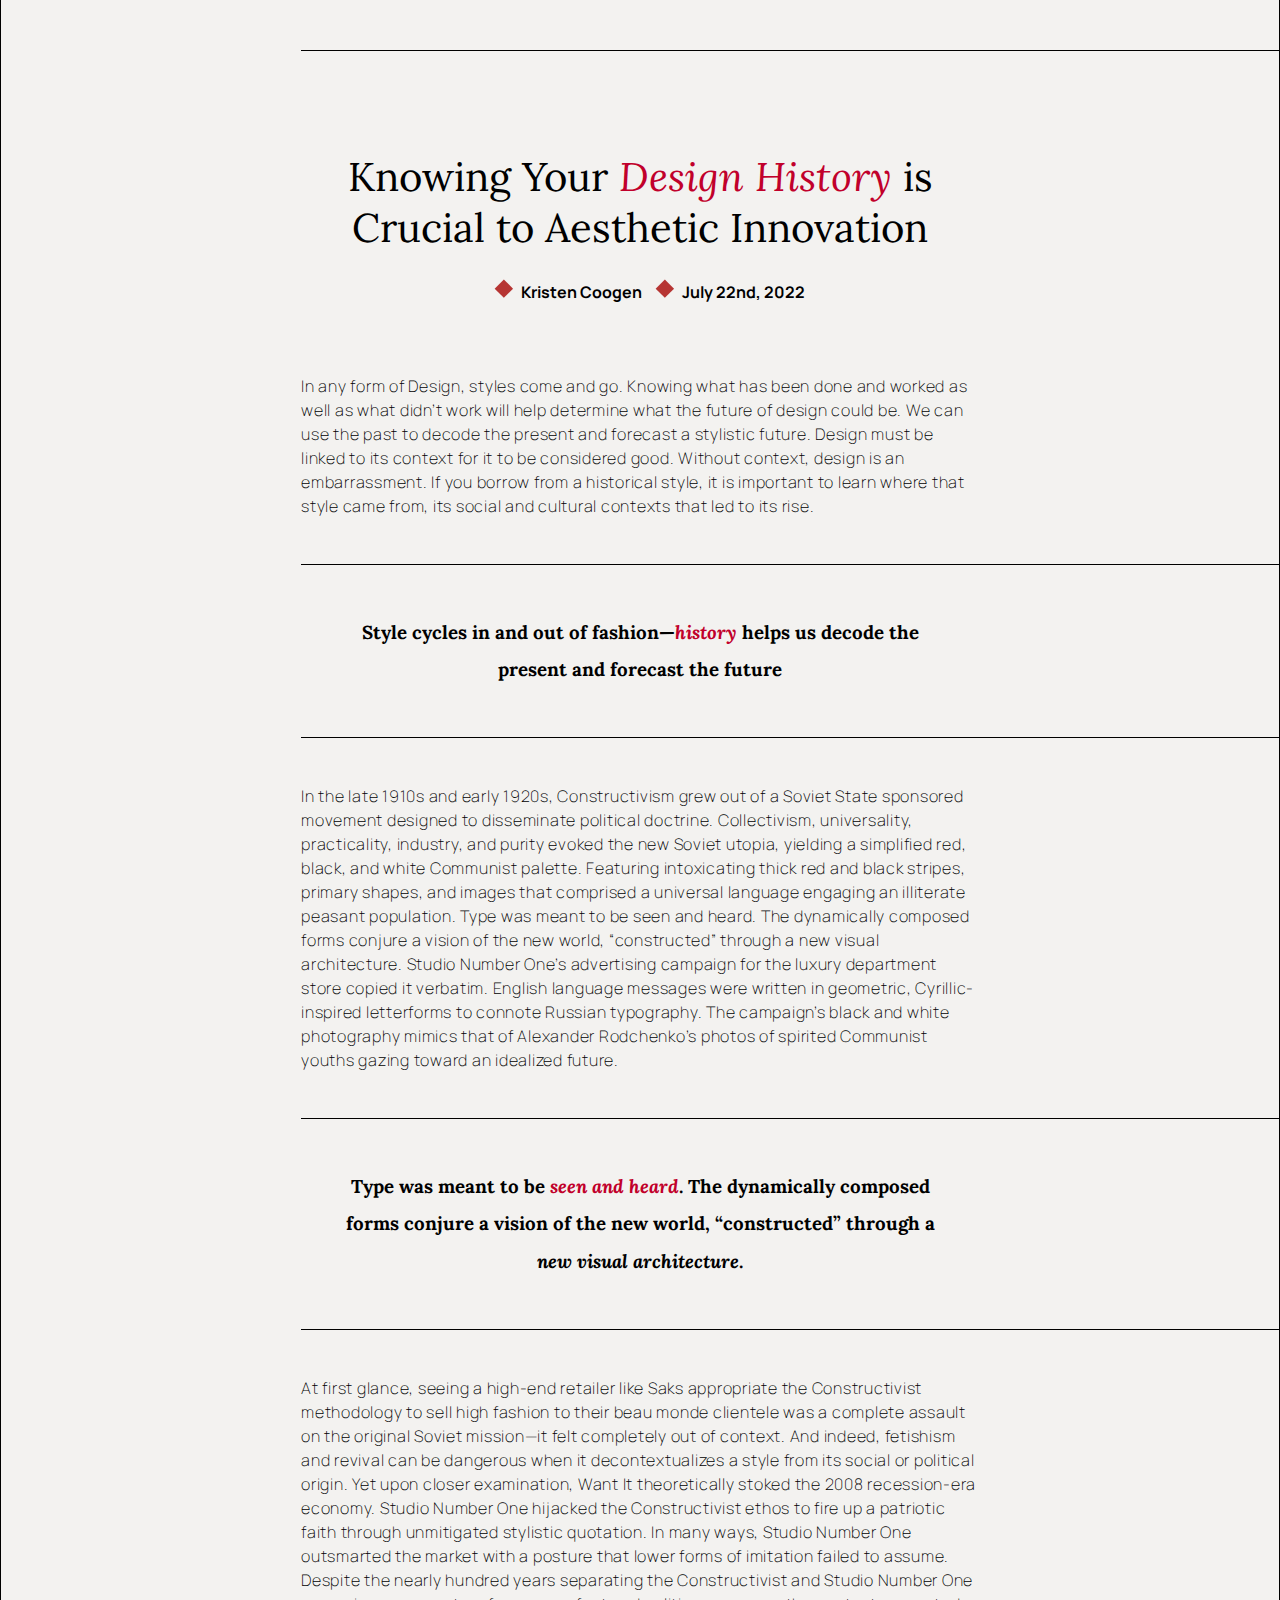
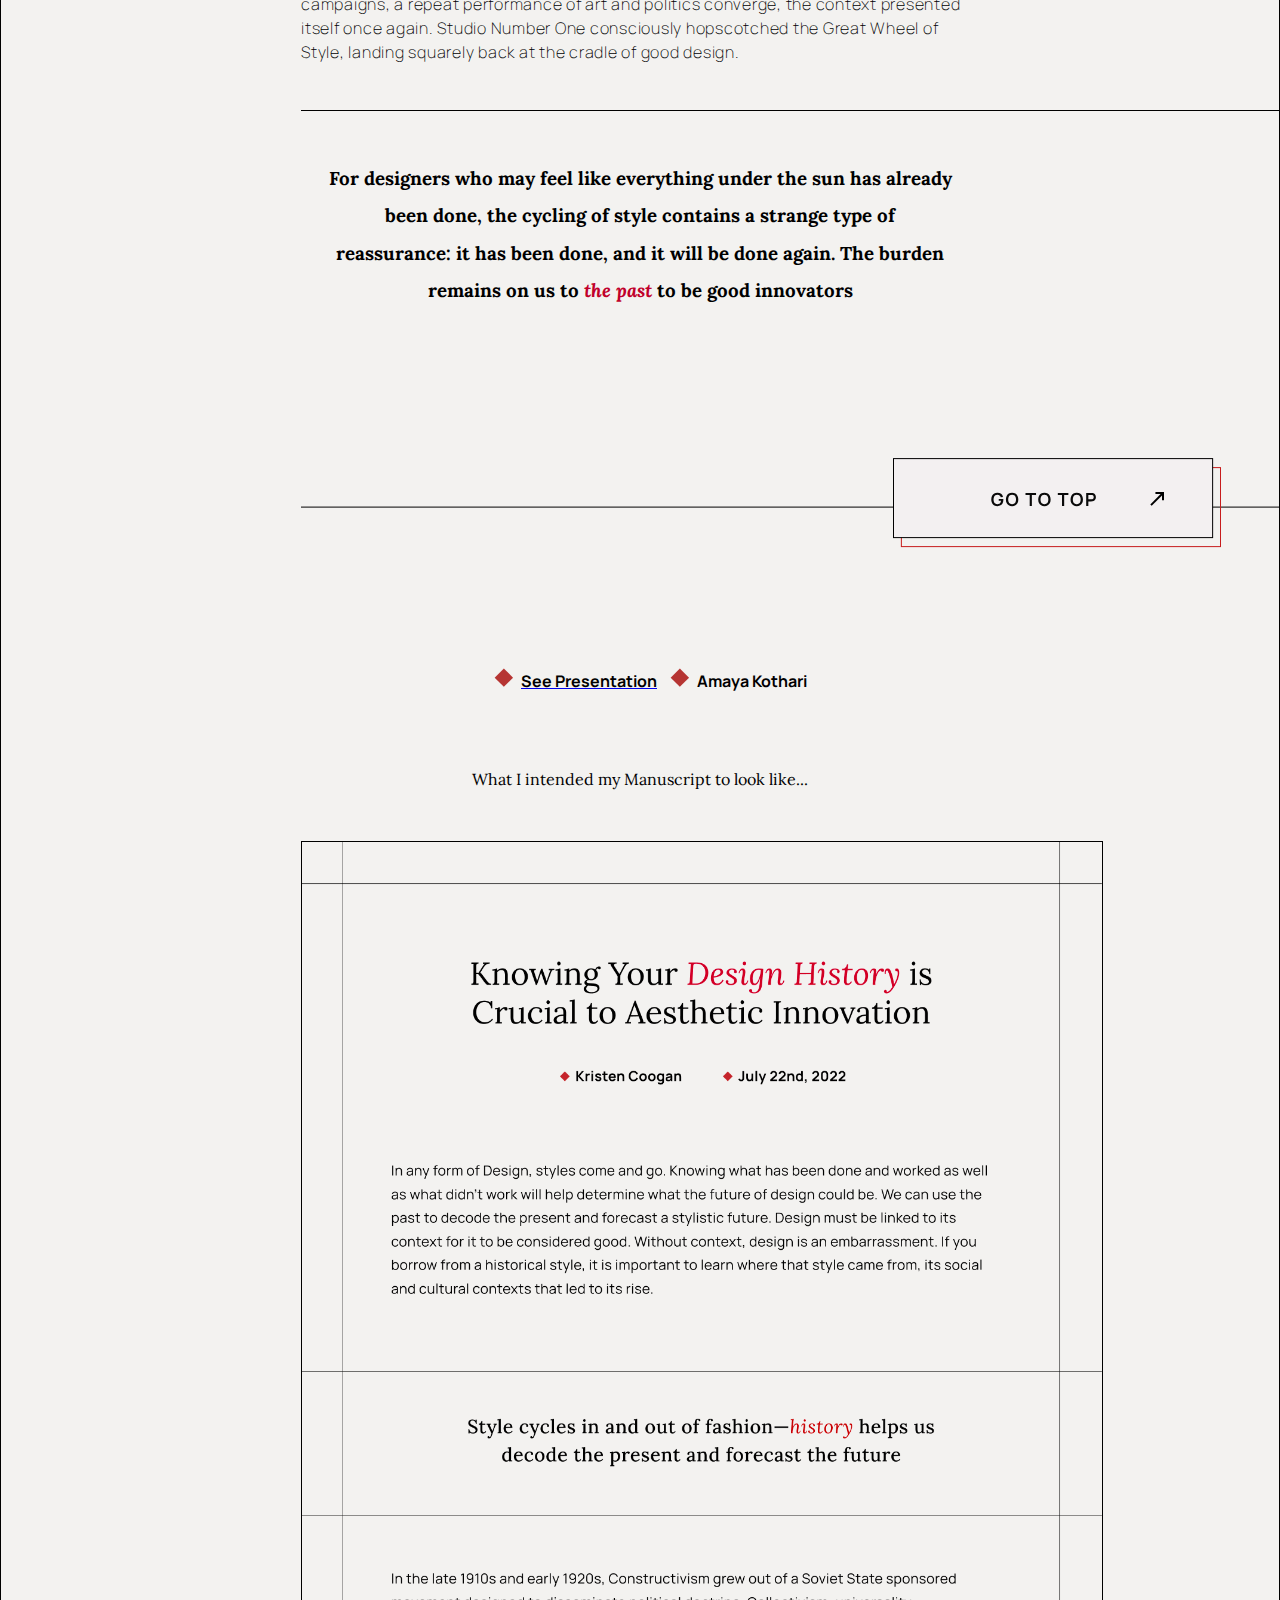
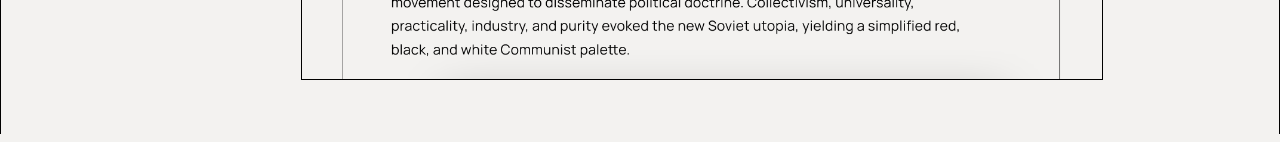
<file: index.html>
<!DOCTYPE html>
<html>

    <head>
        <title>Manuscript</title>
        <link href="styles/index.css" rel="stylesheet">
    </head>

        <body>
            
            
            <div class="line-1"></div>
            <div class="container">
                

                <h1 class="heading" id="top">Knowing Your  <span class="accent">Design History</span> is Crucial to Aesthetic Innovation</h1>

            <!-- <ul class="subheading">
                <li class="author">Kristen Coogan</li>
                <li class="author">July 22nd, 2022</li>
            </ul> -->



            
            <div class="subheading">
                <ul class="unorderedlist">
                    <li class="author">Kristen Coogen</li>
                </ul>
                <ul class="unorderedlist">
                    <li class="author">July 22nd, 2022</li>
                </ul>
            </div>

            <div class="text">
            <p>In any form of Design, styles come and go. Knowing what has been done and worked as well as what didn’t work will help determine what the future of design could be. We can use the past to decode the present and forecast a stylistic future. Design must be linked to its context for it to be considered good. Without context, design is an embarrassment. If you borrow from a historical style, it is important to learn where that style came from, its social and cultural contexts that led to its rise. 
            </p>
            </div>

        
            <div class="container-top">
                <div class="line-1"></div>
            </div>

            <div class="quote">
                <h3>Style cycles in and out of fashion—<em><span class="accent">history</span></em> helps us decode the present and forecast the future</h3>
            </div>       
            
            <div class="container-top">
                <div class="line-1"></div>
            </div>
            
            <div class="text">
                <p>
                    In the late 1910s and early 1920s, Constructivism grew out of a Soviet State sponsored movement designed to disseminate political doctrine. Collectivism, universality, practicality, industry, and purity evoked the new Soviet utopia, yielding a simplified red, black, and white Communist palette.

                    Featuring intoxicating thick red and black stripes, primary shapes, and images that comprised a universal language engaging an illiterate peasant population. Type was meant to be seen and heard. The dynamically composed forms conjure a vision of the new world, “constructed” through a new visual architecture. 

                    Studio Number One’s advertising campaign for the luxury department store copied it verbatim. English language messages were written in geometric, Cyrillic-inspired letterforms to connote Russian typography. The campaign’s black and white photography mimics that of Alexander Rodchenko’s photos of spirited Communist youths gazing toward an idealized future. 
                </p>
            </div>
            <div class="line-1"></div>
            <div class="quote">
                <h3>
                    Type was meant to be <em><span class="accent"> seen and heard</span></em>. The dynamically composed forms conjure a vision of the new world, “constructed” through a <em>new visual architecture</em>. 
                </h3>
            </div>
            <div class="line-1"></div>
            <div class="text">
                <p>

                    At first glance, seeing a high-end retailer like Saks appropriate the Constructivist methodology to sell high fashion to their beau monde clientele was a complete assault on the original Soviet mission—it felt completely out of context. And indeed, fetishism and revival can be dangerous when it decontextualizes a style from its social or political origin. Yet upon closer examination, Want It theoretically stoked the 2008 recession-era economy. Studio Number One hijacked the Constructivist ethos to fire up a patriotic faith through unmitigated stylistic quotation. In many ways, Studio Number One outsmarted the market with a posture that lower forms of imitation failed to assume. Despite the nearly hundred years separating the Constructivist and Studio Number One campaigns, a repeat performance of art and politics converge, the context presented itself once again. Studio Number One consciously hopscotched the Great Wheel of Style, landing squarely back at the cradle of good design.
                </p>
            </div>
            <div class="line-1"></div>
            <div class="quote">
                <h3>
                    For designers who may feel like everything under the sun has already been done, the cycling of style contains a strange type of reassurance: it has been done, and it will be done again. 
                    The burden remains on us to <em> <span class="accent"> the past</span></em> to be good innovators
                </h3>
            </div>
        
            </div>

            <a href="#top"><img class="button1" src="./Images/Button.svg"></a>

     
        <div class="subheading">
            <ul class="unorderedlist">
                <a href="./presentation.html"><li class="author">See Presentation</li></a>
            </ul>
            <ul class="unorderedlist">
                <li class="author">Amaya Kothari</li>
            </ul>
        </div>

        <p class="quote">What I intended my Manuscript to look like...</p>
        <img class="figma" src="./Images/figma.png">

        </body>


            
        

</html>
</file>
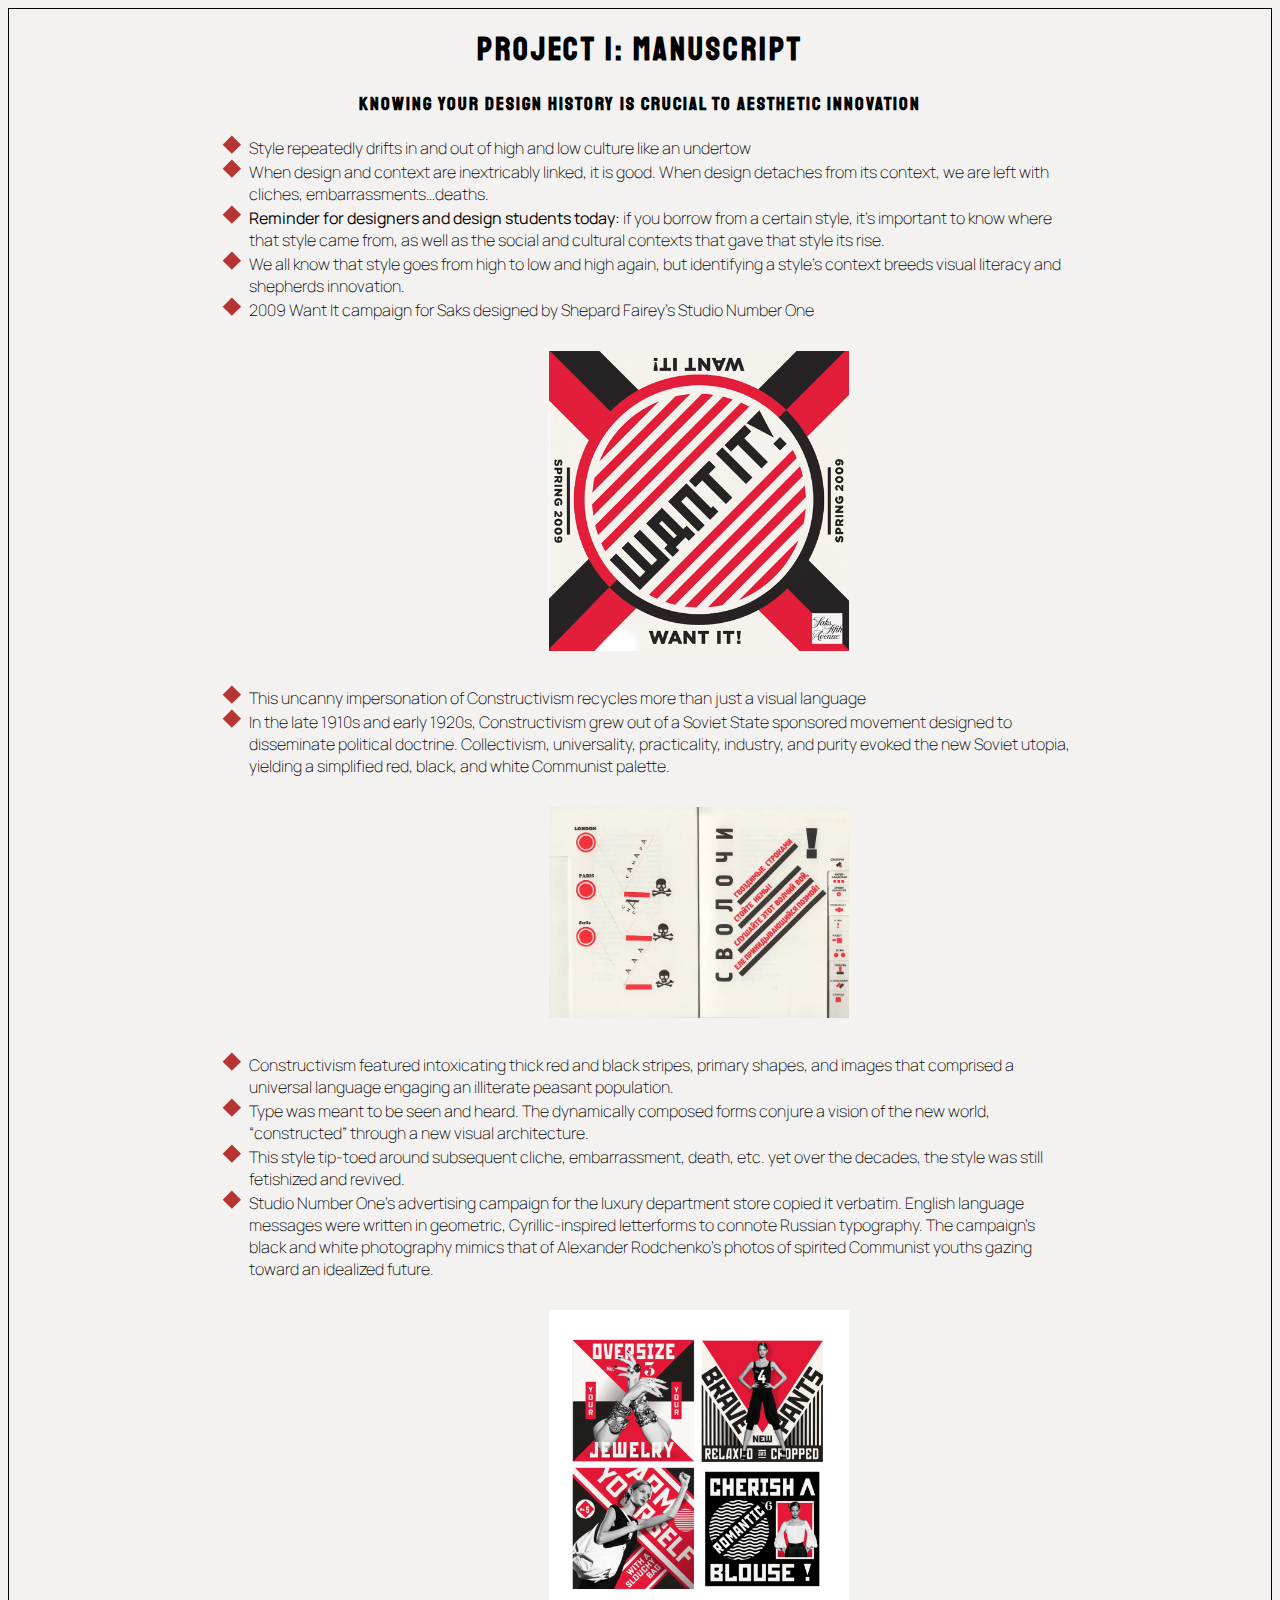
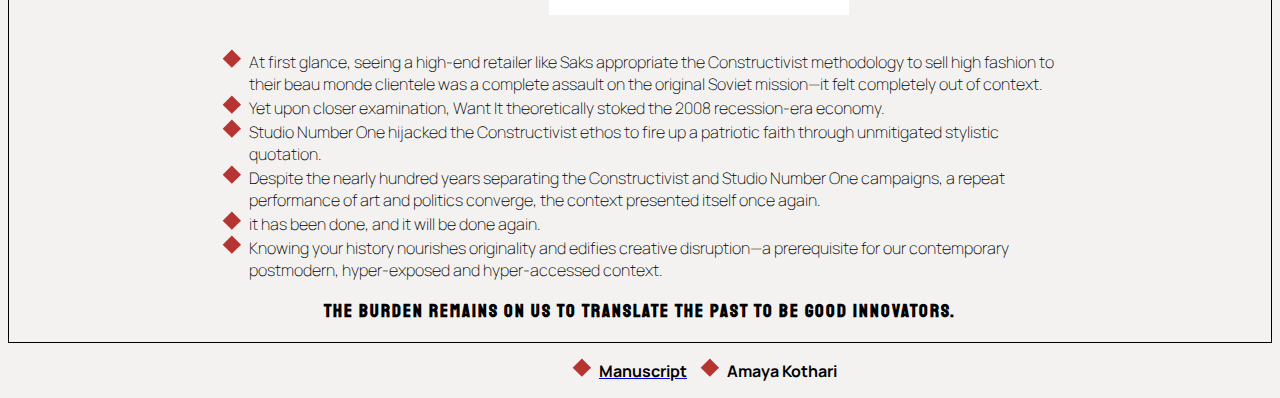
<file: presentation.html>
<!DOCTYPE html>
<html lang="en">
<head>
    <meta charset="UTF-8">
    <meta http-equiv="X-UA-Compatible" content="IE=edge">
    <meta name="viewport" content="width=device-width, initial-scale=1.0">
    <title>Presentation</title>
    <link href="styles/presentation.css" rel="stylesheet">
</head>
<body>

    <h1>Project 1: Manuscript</h1>

    <article>

        <h3>Knowing Your Design History is Crucial to Aesthetic Innovation</h3>

        <ul class="points">
            <li>Style repeatedly drifts in and out of high and low culture like an undertow</li>
            <li>When design and context are inextricably linked, it is good. When design detaches from its context, we are left with cliches, embarrassments…deaths.</li>
            <li><strong>Reminder for designers and design students today:</strong> if you borrow from a certain style, it’s important to know where that style came from, as well as the social and cultural contexts that gave that style its rise. </li>
            <li>We all know that style goes from high to low and high again, but identifying a style’s context breeds visual literacy and shepherds innovation.</li>
            <li>2009 Want It campaign for Saks designed by Shepard Fairey’s Studio Number One</li>
            <img class="img" src="./Images/Saks.jpg">
            <li>This uncanny impersonation of Constructivism recycles more than just a visual language</li>
            <li>In the late 1910s and early 1920s, Constructivism grew out of a Soviet State sponsored movement designed to disseminate political doctrine. Collectivism, universality, practicality, industry, and purity evoked the new Soviet utopia, yielding a simplified red, black, and white Communist palette.</li>
            <img class="img" src="./Images/Construct.webp">
            <li>Constructivism featured intoxicating thick red and black stripes, primary shapes, and images that comprised a universal language engaging an illiterate peasant population. </li>
            <li>Type was meant to be seen and heard. The dynamically composed forms conjure a vision of the new world, “constructed” through a new visual architecture. </li>
            <li>This style tip-toed around subsequent cliche, embarrassment, death, etc. yet over the decades, the style was still fetishized and revived. </li>
            <li>Studio Number One’s advertising campaign for the luxury department store copied it verbatim. English language messages were written in geometric, Cyrillic-inspired letterforms to connote Russian typography. The campaign’s black and white photography mimics that of Alexander Rodchenko’s photos of spirited Communist youths gazing toward an idealized future. </li>
            <img class="img" src="./Images/Want it.jpg">
            <li>At first glance, seeing a high-end retailer like Saks appropriate the Constructivist methodology to sell high fashion to their beau monde clientele was a complete assault on the original Soviet mission—it felt completely out of context. </li>
            <li>Yet upon closer examination, Want It theoretically stoked the 2008 recession-era economy.</li>
            <li>Studio Number One hijacked the Constructivist ethos to fire up a patriotic faith through unmitigated stylistic quotation.</li>
            <li>Despite the nearly hundred years separating the Constructivist and Studio Number One campaigns, a repeat performance of art and politics converge, the context presented itself once again. </li>
            <li>it has been done, and it will be done again.</li>
            <li>Knowing your history nourishes originality and edifies creative disruption—a prerequisite for our contemporary postmodern, hyper-exposed and hyper-accessed context.</li>

        </ul>
        <h3>The burden remains on us to translate the past to be good innovators.</h3>

        
    </article>

    <div class="subheading">
            <ul class="unorderedlist">
                <a href="./index.html"><li class="author">Manuscript</li></a>
            </ul>
            <ul class="unorderedlist">
                <li class="author">Amaya Kothari</li>
            </ul>
        </div>

</body>
</html>
</file>
<file: styles/index.css>
@import url('https://fonts.googleapis.com/css2?family=Lora:ital@0;1&family=Manrope:wght@200;400;700&display=swap');
@import url('https://fonts.googleapis.com/css2?family=Lora&family=Manrope:wght@200;400;700&display=swap');


.line-1 {
    height: 1px;
    background: black;
    /* margin-top: 50px; */
    width: 100vw;
    text-align: center;
    display: block;
    margin-left: auto;
    margin-right: auto 
  }

body {
    background-color: #F3F2F0;
    padding: 50px 300px;
    max-width: 90ch;
    margin-top: 0px;
    margin-left: auto;
    margin-right: auto;
    border-right: solid 1px black;
    border-left: solid 1px black;
     
}

/* .container-top {
    border: solid 1px red;
    margin: 50px 0px;
    display: inline-block;
    
} */

/* .container {
    margin: 0 0px;
    
} */


.heading {
    font-family: 'Lora', serif;
    padding: 100px 0px 0px 0px;
    font-weight: 200;
    margin-bottom: 10px !important;
    font-size: 40px;
    font-weight: normal;
    text-align: center;
    margin-top: 0px;
    padding-top: 100px;
    /* border-top: solid 1px black; */
}

/* h1 {
    font-size: 40px;
    font-weight: normal;
    text-align: center;
    margin-top: 0px;
    padding-top: 200px;
} */

.text {
    font-size: 16px;
    font-family: 'Manrope', sans-serif;
    padding: 30px 0px;
    letter-spacing: .75px;
    font-weight: 200;
    line-height: 1.5;


}

.divider {
    background-color: darkblue;
    
}

.subheading { 
    font-size: 16px;
    font-family: 'Manrope', sans-serif;
    font-weight: bold;
    max-width: 65ch;
    line-height: 1.5;
    padding: 0px 25px 65px 180px;

}

.author{
    list-style-image: url(../Images/Bullet.svg);
    color: black;
   
}

 
.unorderedlist {
    float: left;
    text-align: center;

}


.quote {
    font-family: 'Lora', serif;
    text-align: center;
    max-width: 65ch;
    line-height: 2;
    padding: 30px 25px;
   
    
}

.accent {
    color: #C1002B;
    font-style: italic;
}

.button1 {
    margin: 0 auto;
    size: 100px;
    padding: 100px 0px;
}

.byname {
    font-size: 16px;
    font-family: 'Manrope', sans-serif;
    font-weight: bold;
    max-width: 65ch;
    line-height: 1.5;
    padding-left: 300px;
}

.figma {
    width: 800px;
    border: solid 1px black;
}
</file>
<file: styles/presentation.css>
@import url('https://fonts.googleapis.com/css2?family=Lora:ital@0;1&family=Manrope:wght@200;400;700&family=Staatliches&display=swap');

body {
    background-color: #F3F2F0;
    border: solid 1px black;

}

.img {
    width: 300px;
    height: auto;
    padding: 30px 500px;

}

h1 {
    text-align: center;
    font-family: 'Staatliches', cursive;
    letter-spacing: 3px;
}

h3 {
    text-align: center;
    font-family: 'Staatliches', cursive;
    letter-spacing: 2px;
}

.points li {
    list-style-image: url(../Images/Bullet.svg);
    max-width: 100ch;
    margin: 0px 200px;
    font-family:'Manrope', sans-serif;
    font-weight: 200;
   
}

.subheading { 
    font-size: 16px;
    font-family: 'Manrope', sans-serif;
    font-weight: bold;
    max-width: 65ch;
    margin-left: 550px;
    
    

}

.unorderedlist {
    float: left;
    text-align: center;

}

.author{
    list-style-image: url(../Images/Bullet.svg);
    color: black;
   
}
</file>
